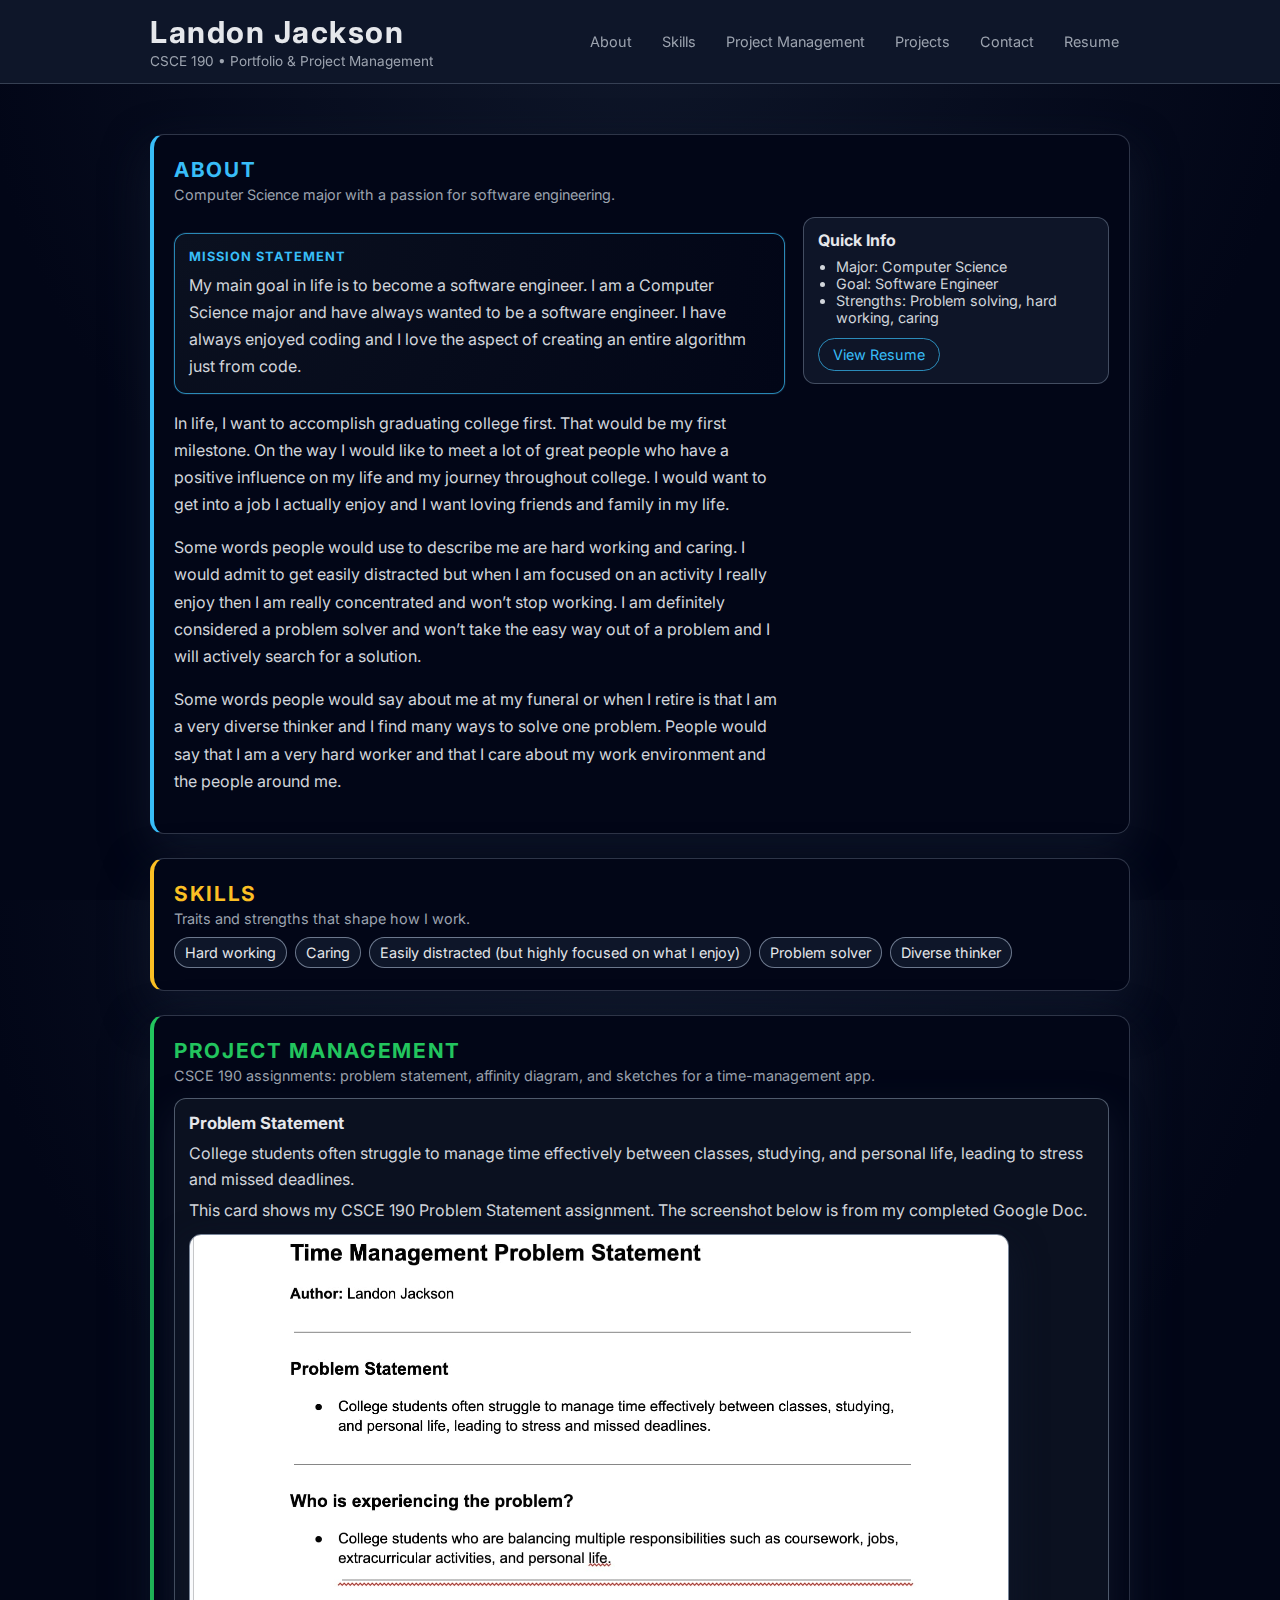
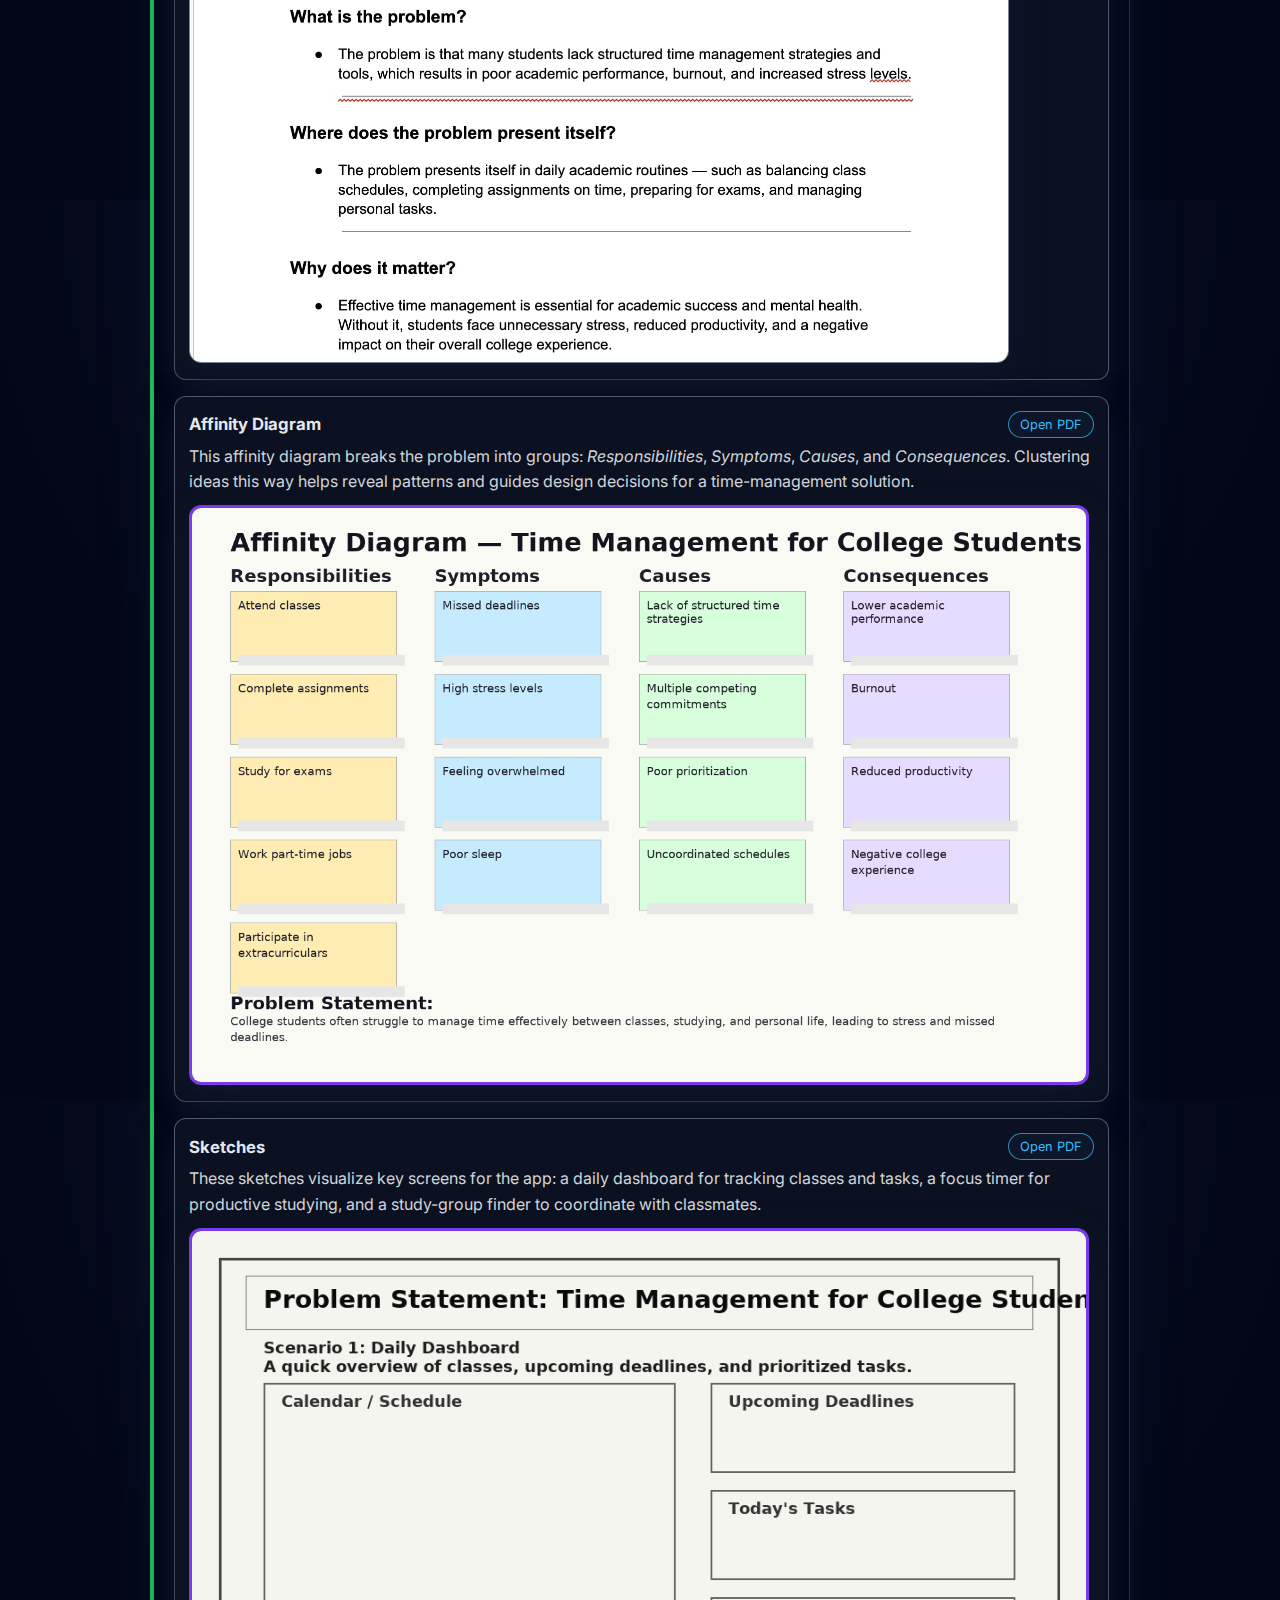
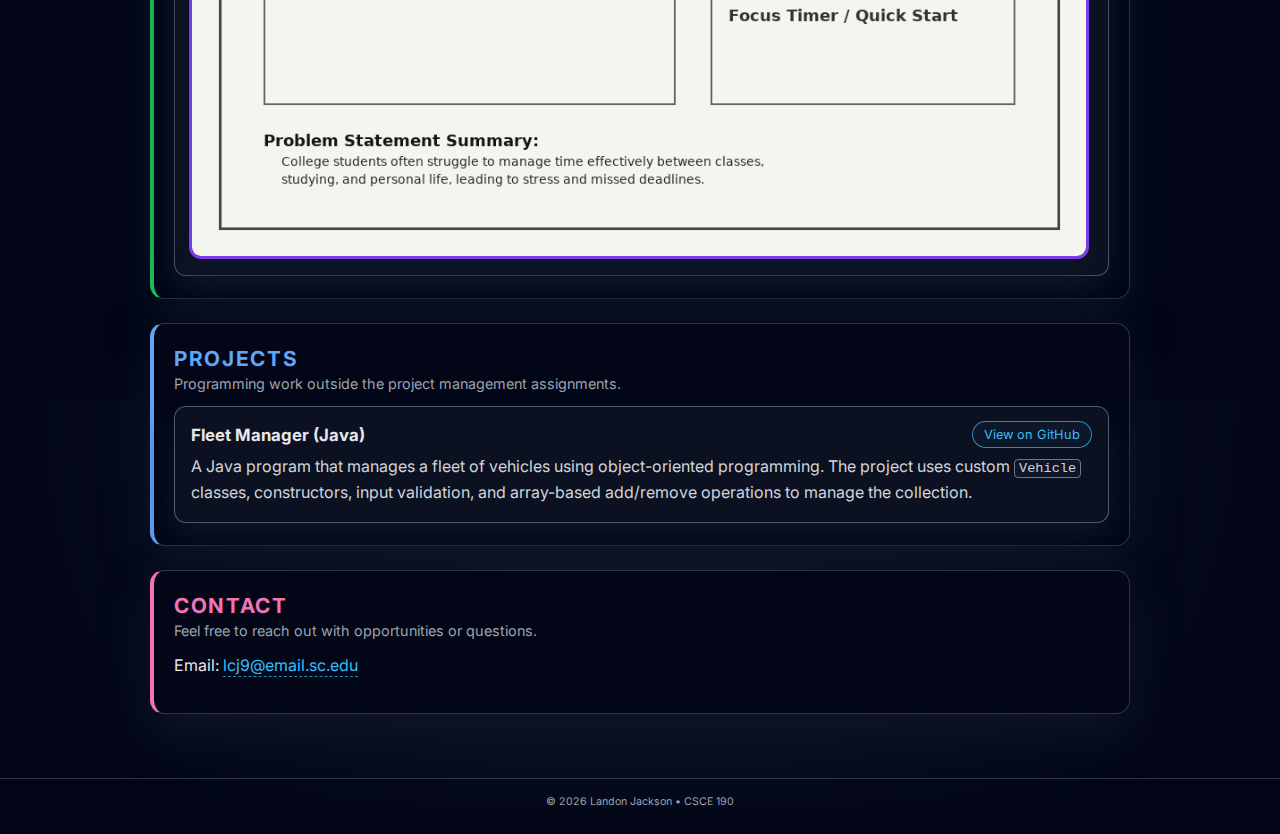
<file: index.html>
<!doctype html>
<html lang="en">
<head>
  <meta charset="utf-8" />
  <meta name="viewport" content="width=device-width,initial-scale=1" />
  <title>Landon Jackson — CSCE190 Portfolio</title>

  <!-- Google Font -->
  <link rel="preconnect" href="https://fonts.googleapis.com">
  <link rel="preconnect" href="https://fonts.gstatic.com" crossorigin>
  <link href="https://fonts.googleapis.com/css2?family=Inter:wght@300;400;600;700&display=swap" rel="stylesheet">

  <link rel="stylesheet" href="styles.css">
</head>
<body>
  <!-- SITE HEADER -->
  <header class="site-header">
    <div class="container header-inner">
      <div class="brand">
        <div>
          <h1 class="site-title">Landon Jackson</h1>
          <p class="subtitle">CSCE 190 • Portfolio &amp; Project Management</p>
        </div>
      </div>

      <nav class="top-nav" aria-label="Primary">
        <a href="#about">About</a>
        <a href="#skills">Skills</a>
        <a href="#pm">Project Management</a>
        <a href="#projects">Projects</a>
        <a href="#contact">Contact</a>
        <a href="resume.html">Resume</a>
      </nav>
    </div>
  </header>

  <!-- MAIN CONTENT -->
  <main class="container main-content">
    <!-- ABOUT -->
    <section id="about" class="section section-about">
      <div class="section-heading">
        <h2>About</h2>
        <p class="section-tagline">Computer Science major with a passion for software engineering.</p>
      </div>

      <div class="about-grid">
        <div class="about-main">
          <p class="mission">
            <strong>Mission Statement</strong>
            My main goal in life is to become a software engineer. I am a Computer Science major and have always wanted to be a software engineer. I have always enjoyed coding and I love the aspect of creating an entire algorithm just from code.
          </p>

          <p>
            In life, I want to accomplish graduating college first. That would be my first milestone. On the way I would like to meet a lot of great people who have a positive influence on my life and my journey throughout college. I would want to get into a job I actually enjoy and I want loving friends and family in my life.
          </p>
          <p>
            Some words people would use to describe me are hard working and caring. I would admit to get easily distracted but when I am focused on an activity I really enjoy then I am really concentrated and won’t stop working. I am definitely considered a problem solver and won’t take the easy way out of a problem and I will actively search for a solution.
          </p>
          <p>
            Some words people would say about me at my funeral or when I retire is that I am a very diverse thinker and I find many ways to solve one problem. People would say that I am a very hard worker and that I care about my work environment and the people around me.
          </p>
        </div>

        <aside class="about-aside">
          <h3>Quick Info</h3>
          <ul>
            <li>Major: Computer Science</li>
            <li>Goal: Software Engineer</li>
            <li>Strengths: Problem solving, hard working, caring</li>
          </ul>
          <a class="button-ghost" href="resume.html">View Resume</a>
        </aside>
      </div>
    </section>

    <!-- SKILLS -->
    <section id="skills" class="section section-skills">
      <div class="section-heading">
        <h2>Skills</h2>
        <p class="section-tagline">Traits and strengths that shape how I work.</p>
      </div>

      <ul class="skill-list">
        <li>Hard working</li>
        <li>Caring</li>
        <li>Easily distracted (but highly focused on what I enjoy)</li>
        <li>Problem solver</li>
        <li>Diverse thinker</li>
      </ul>
    </section>

    <!-- PROJECT MANAGEMENT BLOCK -->
    <section id="pm" class="section section-pm">
      <div class="section-heading">
        <h2>Project Management</h2>
        <p class="section-tagline">
          CSCE 190 assignments: problem statement, affinity diagram, and sketches for a time-management app.
        </p>
      </div>

      <div class="pm-grid">
        <!-- PROBLEM STATEMENT -->
        <article class="pm-card">
          <h3>Problem Statement</h3>
          <p>
            College students often struggle to manage time effectively between classes, studying, and personal life,
            leading to stress and missed deadlines.
          </p>
          <p>
            This card shows my CSCE 190 Problem Statement assignment. The screenshot below is from my completed Google Doc.
          </p>
          <img src="problem ss.jpg" alt="Screenshot of Problem Statement Google Doc" class="screenshot">
        </article>

        <!-- AFFINITY DIAGRAM -->
        <article class="pm-card">
          <header class="pm-card-header">
            <h3>Affinity Diagram</h3>
            <a class="pm-link" href="files/Affinity_DOC.pdf">Open PDF</a>
          </header>
          <p>
            This affinity diagram breaks the problem into groups: <em>Responsibilities</em>, <em>Symptoms</em>,
            <em>Causes</em>, and <em>Consequences</em>. Clustering ideas this way helps reveal patterns and guides
            design decisions for a time-management solution.
          </p>
          <a href="files/Affinity_DOC.pdf">
            <img src="images/Affinity_IMG.png" alt="Affinity diagram image" class="project-img">
          </a>
        </article>

        <!-- SKETCHES -->
        <article class="pm-card">
          <header class="pm-card-header">
            <h3>Sketches</h3>
            <a class="pm-link" href="files/Sketches_DOC.pdf">Open PDF</a>
          </header>
          <p>
            These sketches visualize key screens for the app: a daily dashboard for tracking classes and tasks,
            a focus timer for productive studying, and a study-group finder to coordinate with classmates.
          </p>
          <a href="files/Sketches_DOC.pdf">
            <img src="images/Sketches_IMG.png" alt="Sketches of app wireframes" class="project-img">
          </a>
        </article>
      </div>
    </section>

    <!-- PROJECTS (PORTFOLIO) -->
    <section id="projects" class="section section-projects">
      <div class="section-heading">
        <h2>Projects</h2>
        <p class="section-tagline">Programming work outside the project management assignments.</p>
      </div>

      <article class="project-card">
        <header class="project-header">
          <h3>Fleet Manager (Java)</h3>
          <a class="project-link" href="https://github.com/LandonJ07/fleet-manager-java" target="_blank" rel="noopener noreferrer">
            View on GitHub
          </a>
        </header>
        <p>
          A Java program that manages a fleet of vehicles using object-oriented programming. The project uses custom
          <code>Vehicle</code> classes, constructors, input validation, and array-based add/remove operations to manage
          the collection.
        </p>
      </article>
    </section>

    <!-- CONTACT -->
    <section id="contact" class="section section-contact">
      <div class="section-heading">
        <h2>Contact</h2>
        <p class="section-tagline">Feel free to reach out with opportunities or questions.</p>
      </div>

      <p>
        Email:
        <a href="mailto:lcj9@email.sc.edu">lcj9@email.sc.edu</a>
      </p>
    </section>
  </main>

  <!-- FOOTER -->
  <footer class="site-footer">
    <div class="container">
      <small>&copy; <span id="year"></span> Landon Jackson • CSCE 190</small>
    </div>
  </footer>

  <script>
    // Set current year in footer
    document.getElementById('year').textContent = new Date().getFullYear();
  </script>
</body>
</html>
</file>
<file: styles.css>
:root {
  --bg: #020617;
  --bg-alt: #020617;
  --card: #0b1120;
  --accent: #38bdf8;         /* cyan */
  --accent-soft: rgba(56, 189, 248, 0.12);
  --accent-strong: rgba(56, 189, 248, 0.7);
  --text: #e5e7eb;
  --muted: #9ca3af;
  --border-subtle: rgba(148, 163, 184, 0.3);
  --radius: 14px;
  --shadow-soft: 0 18px 45px rgba(15, 23, 42, 0.9);
  --max-width: 980px;
  --gap: 24px;
}

/* RESET & BASE */

*,
*::before,
*::after {
  box-sizing: border-box;
}

html,
body {
  height: 100%;
}

body {
  margin: 0;
  font-family: "Inter", system-ui, -apple-system, "Segoe UI", Roboto,
    "Helvetica Neue", Arial, sans-serif;
  background:
    radial-gradient(circle at top, #0f172a 0, #020617 60%),
    linear-gradient(180deg, #020617, #000);
  color: var(--text);
  -webkit-font-smoothing: antialiased;
}

.container {
  width: calc(100% - 48px);
  max-width: var(--max-width);
  margin: 0 auto;
}

/* HEADER */

.site-header {
  position: sticky;
  top: 0;
  z-index: 20;
  background: rgba(15, 23, 42, 0.96);
  backdrop-filter: blur(16px);
  border-bottom: 1px solid var(--border-subtle);
}

.header-inner {
  display: flex;
  flex-wrap: wrap;
  align-items: center;
  justify-content: space-between;
  gap: 20px;
  padding: 14px 0;
}

.brand {
  display: flex;
  align-items: center;
  gap: 12px;
}

.avatar-circle {
  width: 40px;
  height: 40px;
  border-radius: 999px;
  display: inline-flex;
  align-items: center;
  justify-content: center;
  background: radial-gradient(circle at 20% 20%, #38bdf8, #0ea5e9);
  color: #0b1120;
  font-weight: 700;
  font-size: 0.9rem;
  box-shadow: 0 0 0 2px rgba(15, 23, 42, 0.9);
}

.site-title {
  margin: 0;
  font-size: clamp(1.4rem, 2.6vw, 1.9rem);
  letter-spacing: 0.05em;
}

.subtitle {
  margin: 3px 0 0;
  font-size: 0.85rem;
  color: var(--muted);
}

/* NAVIGATION */

.top-nav {
  display: flex;
  flex-wrap: wrap;
  gap: 8px;
  font-size: 0.9rem;
}

.top-nav a {
  color: var(--muted);
  text-decoration: none;
  padding: 6px 10px;
  border-radius: 999px;
  border: 1px solid transparent;
  transition:
    color 0.18s ease,
    background-color 0.18s ease,
    border-color 0.18s ease,
    transform 0.1s ease;
}

.top-nav a:hover,
.top-nav a:focus-visible {
  color: var(--accent);
  background-color: rgba(15, 23, 42, 0.9);
  border-color: var(--border-subtle);
  transform: translateY(-1px);
  outline: none;
}

/* MAIN LAYOUT */

.main-content {
  padding: 26px 0 40px;
}

.section {
  background: radial-gradient(circle at top left, #020617, #020617);
  margin: var(--gap) 0;
  padding: 22px 20px 22px;
  border-radius: var(--radius);
  border: 1px solid var(--border-subtle);
  box-shadow: var(--shadow-soft);
}

.section-heading {
  margin-bottom: 10px;
}

.section-heading h2 {
  margin: 0 0 4px;
  font-size: 1.3rem;
  text-transform: uppercase;
  letter-spacing: 0.08em;
}

.section-tagline {
  margin: 0;
  font-size: 0.9rem;
  color: var(--muted);
}

/* ABOUT */

.section-about {
  border-left: 4px solid var(--accent);
}

.section-about h2 {
  color: var(--accent);
}

.about-grid {
  display: grid;
  grid-template-columns: minmax(0, 2.2fr) minmax(0, 1.1fr);
  gap: 18px;
  align-items: flex-start;
  margin-top: 14px;
}

.about-main p {
  line-height: 1.7;
  color: #d1d5db;
}

.mission {
  padding: 12px 14px;
  border-radius: 12px;
  background: radial-gradient(circle at top left, #0b1120, #020617);
  border: 1px solid var(--accent-strong);
  box-shadow: 0 0 0 1px rgba(15, 23, 42, 0.9);
  margin-bottom: 12px;
}

.mission strong {
  display: block;
  margin-bottom: 4px;
  font-size: 0.8rem;
  text-transform: uppercase;
  letter-spacing: 0.08em;
  color: var(--accent);
}

.about-aside {
  padding: 12px 14px;
  border-radius: 12px;
  background: rgba(15, 23, 42, 0.9);
  border: 1px solid rgba(148, 163, 184, 0.4);
}

.about-aside h3 {
  margin: 0 0 8px;
  font-size: 1rem;
}

.about-aside ul {
  margin: 0 0 12px;
  padding-left: 18px;
  color: #d1d5db;
  font-size: 0.9rem;
}

.button-ghost {
  display: inline-flex;
  align-items: center;
  justify-content: center;
  padding: 7px 14px;
  border-radius: 999px;
  border: 1px solid var(--accent-strong);
  background: transparent;
  color: var(--accent);
  font-size: 0.9rem;
  text-decoration: none;
  transition:
    background-color 0.18s ease,
    color 0.18s ease,
    transform 0.1s ease;
}

.button-ghost:hover,
.button-ghost:focus-visible {
  background: var(--accent);
  color: #020617;
  transform: translateY(-1px);
  outline: none;
}

/* SKILLS */

.section-skills {
  border-left: 4px solid #fbbf24;
}

.section-skills h2 {
  color: #fbbf24;
}

.skill-list {
  margin: 10px 0 0;
  padding-left: 0;
  list-style: none;
  display: flex;
  flex-wrap: wrap;
  gap: 8px;
}

.skill-list li {
  font-size: 0.9rem;
  padding: 6px 10px;
  border-radius: 999px;
  border: 1px solid rgba(148, 163, 184, 0.7);
  background: rgba(15, 23, 42, 0.95);
  color: var(--text);
}

/* PROJECT MANAGEMENT SECTION */

.section-pm {
  border-left: 4px solid #22c55e;
}

.section-pm h2 {
  color: #22c55e;
}

.pm-grid {
  margin-top: 14px;
  display: grid;
  grid-template-columns: minmax(0, 1fr);
  gap: 16px;
}

.pm-card {
  background-color: var(--card);
  border-radius: 12px;
  border: 1px solid rgba(148, 163, 184, 0.5);
  padding: 14px 14px 16px;
  box-shadow: 0 14px 35px rgba(15, 23, 42, 1);
}

.pm-card h3 {
  margin: 0 0 8px;
  font-size: 1.05rem;
}

.pm-card p {
  margin: 6px 0;
  line-height: 1.6;
  color: #d1d5db;
}

.pm-card-header {
  display: flex;
  align-items: center;
  justify-content: space-between;
  gap: 10px;
  margin-bottom: 6px;
}

.pm-card-header h3 {
  margin: 0;
}

.pm-link {
  font-size: 0.8rem;
  text-decoration: none;
  color: var(--accent);
  padding: 5px 11px;
  border-radius: 999px;
  border: 1px solid var(--accent-strong);
  background-color: rgba(15, 23, 42, 0.95);
  white-space: nowrap;
  transition:
    background-color 0.18s ease,
    color 0.18s ease,
    transform 0.1s ease;
}

.pm-link:hover,
.pm-link:focus-visible {
  background-color: var(--accent);
  color: #020617;
  transform: translateY(-1px);
  outline: none;
}

/* IMAGES */

.screenshot {
  width: 100%;
  max-width: 820px;
  border-radius: 12px;
  margin-top: 10px;
  box-shadow: 0 14px 35px rgba(15, 23, 42, 1);
  border: 1px solid rgba(148, 163, 184, 0.8);
  display: block;
}

.project-img {
  width: 100%;
  max-width: 900px;
  height: auto;
  display: block;
  margin-top: 10px;
  border-radius: 12px;
  border: 3px solid #7c3aed;
  box-shadow: 0 14px 35px rgba(15, 23, 42, 1);
}

/* PROJECTS SECTION (PORTFOLIO) */

.section-projects {
  border-left: 4px solid #60a5fa;
}

.section-projects h2 {
  color: #60a5fa;
}

.project-card {
  margin-top: 14px;
  padding: 14px 16px 16px;
  border-radius: 12px;
  background-color: var(--card);
  border: 1px solid rgba(148, 163, 184, 0.5);
  box-shadow: 0 14px 35px rgba(15, 23, 42, 1);
}

.project-header {
  display: flex;
  align-items: center;
  justify-content: space-between;
  gap: 10px;
  margin-bottom: 6px;
}

.project-header h3 {
  margin: 0;
  font-size: 1.05rem;
}

.project-link {
  font-size: 0.8rem;
  text-decoration: none;
  color: var(--accent);
  padding: 5px 11px;
  border-radius: 999px;
  border: 1px solid var(--accent-strong);
  background-color: rgba(15, 23, 42, 0.95);
  white-space: nowrap;
  transition:
    background-color 0.18s ease,
    color 0.18s ease,
    transform 0.1s ease;
}

.project-link:hover,
.project-link:focus-visible {
  background-color: var(--accent);
  color: #020617;
  transform: translateY(-1px);
  outline: none;
}

.project-card p {
  margin: 4px 0 0;
  line-height: 1.6;
  color: #d1d5db;
}

/* CODE TEXT */

code {
  font-family: "JetBrains Mono", ui-monospace, SFMono-Regular, Menlo, Monaco,
    Consolas, "Liberation Mono", "Courier New", monospace;
  font-size: 0.85em;
  padding: 1px 4px;
  border-radius: 4px;
  background-color: rgba(15, 23, 42, 0.9);
  border: 1px solid rgba(148, 163, 184, 0.7);
}

/* CONTACT */

.section-contact {
  border-left: 4px solid #f472b6;
}

.section-contact h2 {
  color: #f472b6;
}

.section-contact a {
  color: var(--accent);
  text-decoration: none;
  border-bottom: 1px dashed var(--accent-strong);
  padding-bottom: 1px;
}

.section-contact a:hover,
.section-contact a:focus-visible {
  border-bottom-style: solid;
  outline: none;
}

/* GLOBAL LINKS */

a {
  color: var(--accent);
}

/* FOOTER */

.site-footer {
  border-top: 1px solid var(--border-subtle);
  padding: 14px 0 26px;
  background: linear-gradient(to top, #020617, rgba(2, 6, 23, 0.4));
  font-size: 0.8rem;
  color: var(--muted);
  text-align: center;
}

/* RESPONSIVE TWEAKS */

@media (max-width: 768px) {
  .header-inner {
    flex-direction: column;
    align-items: flex-start;
  }

  .top-nav {
    justify-content: flex-start;
  }

  .about-grid {
    grid-template-columns: minmax(0, 1fr);
  }

  .pm-grid {
    grid-template-columns: minmax(0, 1fr);
  }
}
</file>
